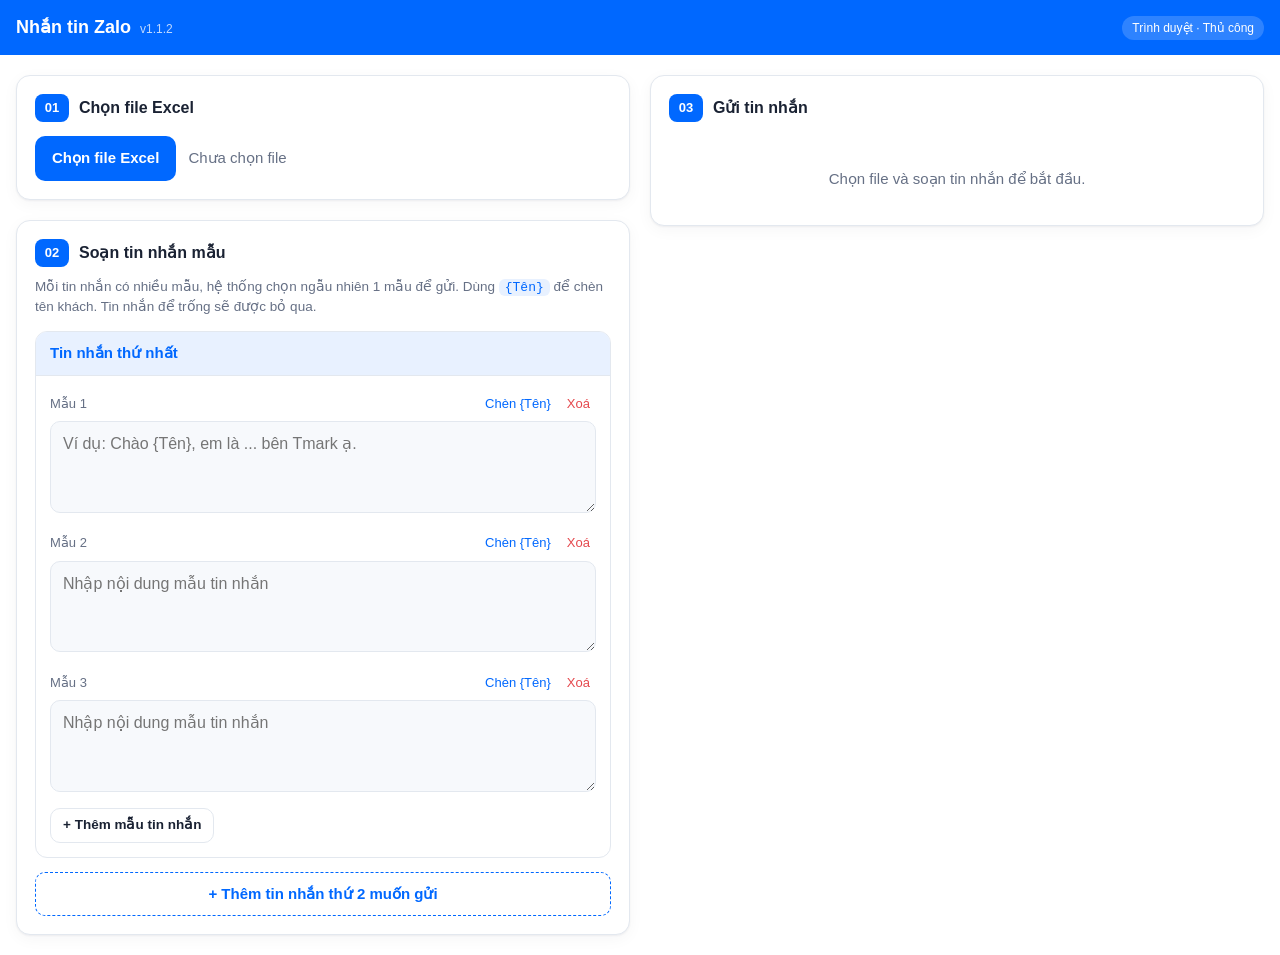
<file: extension/index.html>
<!doctype html>
<html lang="vi">
<head>
<meta charset="utf-8">
<meta name="viewport" content="width=device-width, initial-scale=1, viewport-fit=cover">
<meta name="theme-color" content="#0068ff">
<meta name="apple-mobile-web-app-capable" content="yes">
<meta name="apple-mobile-web-app-title" content="Nhắn tin Zalo">
<title>Nhắn tin Zalo</title>
<link rel="stylesheet" href="style.css">
</head>
<body>
<header class="topbar">
  <div class="topbar-inner">
    <h1>Nhắn tin Zalo <small id="versionLabel"></small></h1>
    <span class="platform" id="platformLabel"></span>
  </div>
</header>

<!-- Thông báo có phiên bản mới -->
<div class="update-bar hidden" id="updateBar">
  <div class="update-inner">
    <div class="update-text">
      <b id="updateTitle"></b>
      <span id="updateNotes"></span>
      <div class="update-error hidden" id="updateError"></div>
    </div>
    <button class="btn btn-primary btn-sm" id="btnUpdate">Cập nhật</button>
  </div>
</div>

<main class="container layout">

  <!-- Cột trái: chọn file và soạn tin -->
  <div class="col">

  <section class="card">
    <div class="card-head">
      <span class="step">01</span>
      <h2>Chọn file Excel</h2>
    </div>
    <div class="file-row">
      <button class="btn btn-primary" id="btnPickFile">Chọn file Excel</button>
      <input type="file" id="fileInput" accept=".xlsx,.xls,.xlsm,.csv" hidden>
      <span class="file-name" id="fileName">Chưa chọn file</span>
    </div>
    <div class="grid-2 hidden" id="columnPicker">
      <label class="field">
        <span>Cột số điện thoại</span>
        <select id="selPhone"></select>
      </label>
      <label class="field">
        <span>Cột dùng cho biến {Tên}</span>
        <select id="selName"></select>
      </label>
    </div>
    <div class="stats hidden" id="stats"></div>
  </section>

  <section class="card">
    <div class="card-head">
      <span class="step">02</span>
      <h2>Soạn tin nhắn mẫu</h2>
    </div>
    <p class="hint">Mỗi tin nhắn có nhiều mẫu, hệ thống chọn ngẫu nhiên 1 mẫu để gửi. Dùng <code>{Tên}</code> để chèn tên khách. Tin nhắn để trống sẽ được bỏ qua.</p>
    <div id="messageBlocks"></div>
    <button class="btn btn-add btn-block" id="btnAddBlock"></button>
  </section>

  </div>

  <!-- Cột phải: gửi tin, danh sách, nhật ký -->
  <div class="col">

  <section class="card">
    <div class="card-head">
      <span class="step">03</span>
      <h2>Gửi tin nhắn</h2>
    </div>

    <div class="field hidden" id="targetField">
      <span>Gửi qua</span>
      <div class="segmented" id="targetSeg"></div>
    </div>

    <div class="notice hidden" id="serviceNotice">
      <p>Cần bật quyền <b>Trợ năng</b> cho app để tự động bấm gửi trong Zalo.</p>
      <button class="btn btn-outline btn-sm" id="btnOpenService">Mở cài đặt Trợ năng</button>
    </div>

    <div class="grid-3" id="settingsGrid">
      <label class="field">
        <span>Nghỉ giữa các khách (giây)</span>
        <input type="number" id="delayCustomer" min="0" step="1" inputmode="numeric">
      </label>
      <label class="field">
        <span>Nghỉ giữa các tin (giây)</span>
        <input type="number" id="delayMessage" min="0" step="1" inputmode="numeric">
      </label>
      <label class="field">
        <span>Giới hạn số khách (0 = tất cả)</span>
        <input type="number" id="limit" min="0" step="1" inputmode="numeric">
      </label>
    </div>

    <div class="run-actions" id="autoActions">
      <button class="btn btn-primary" id="btnStart">Bắt đầu gửi</button>
      <button class="btn btn-outline hidden" id="btnPause">Tạm dừng</button>
      <button class="btn btn-danger hidden" id="btnStop">Dừng</button>
    </div>

    <!-- Chế độ thủ công cho iOS / trình duyệt -->
    <div class="manual hidden" id="manualPanel">
      <div class="manual-empty" id="manualEmpty">Chọn file và soạn tin nhắn để bắt đầu.</div>
      <div class="manual-card hidden" id="manualCard">
        <div class="manual-head">
          <div>
            <div class="manual-name" id="mName"></div>
            <div class="manual-phone" id="mPhone"></div>
          </div>
          <span class="manual-count" id="mCount"></span>
        </div>
        <a class="btn btn-primary btn-block" id="mOpen" target="_blank" rel="noopener">Mở chat Zalo</a>
        <div id="mMessages"></div>
        <div class="manual-actions">
          <button class="btn btn-outline" id="mReroll">Đổi mẫu khác</button>
          <button class="btn btn-outline" id="mSkip">Bỏ qua</button>
          <button class="btn btn-success" id="mDone">Đã gửi, khách tiếp</button>
        </div>
      </div>
    </div>

    <button class="btn btn-outline btn-block export-btn hidden" id="btnExport">Xuất file Excel</button>

    <div class="progress-wrap hidden" id="progressWrap">
      <div class="progress"><div class="progress-bar" id="progressBar"></div></div>
      <div class="progress-text" id="progressText"></div>
    </div>
  </section>

  <!-- Danh sách khách -->
  <section class="card hidden" id="listCard">
    <div class="card-head">
      <h2>Danh sách khách</h2>
      <div class="filter" id="filterSeg">
        <button data-f="all" class="active">Tất cả</button>
        <button data-f="pending">Chưa gửi</button>
        <button data-f="sent">Đã gửi</button>
        <button data-f="error">Lỗi</button>
      </div>
    </div>
    <div class="table-wrap">
      <table>
        <thead><tr><th>#</th><th>Số điện thoại</th><th>Tên</th><th>Trạng thái</th></tr></thead>
        <tbody id="tableBody"></tbody>
      </table>
    </div>
    <div class="table-more" id="tableMore"></div>
  </section>

  <!-- Nhật ký -->
  <section class="card hidden" id="logCard">
    <div class="card-head">
      <h2>Nhật ký</h2>
      <button class="btn btn-ghost btn-sm" id="btnClearLog">Xoá</button>
    </div>
    <div class="log" id="log"></div>
  </section>

  </div>

</main>

<div class="toast" id="toast"></div>

<script src="version.js"></script>
<script src="vendor/xlsx.full.min.js"></script>
<script src="vendor/exceljs.min.js"></script>
<script src="app.js"></script>
</body>
</html>
</file>
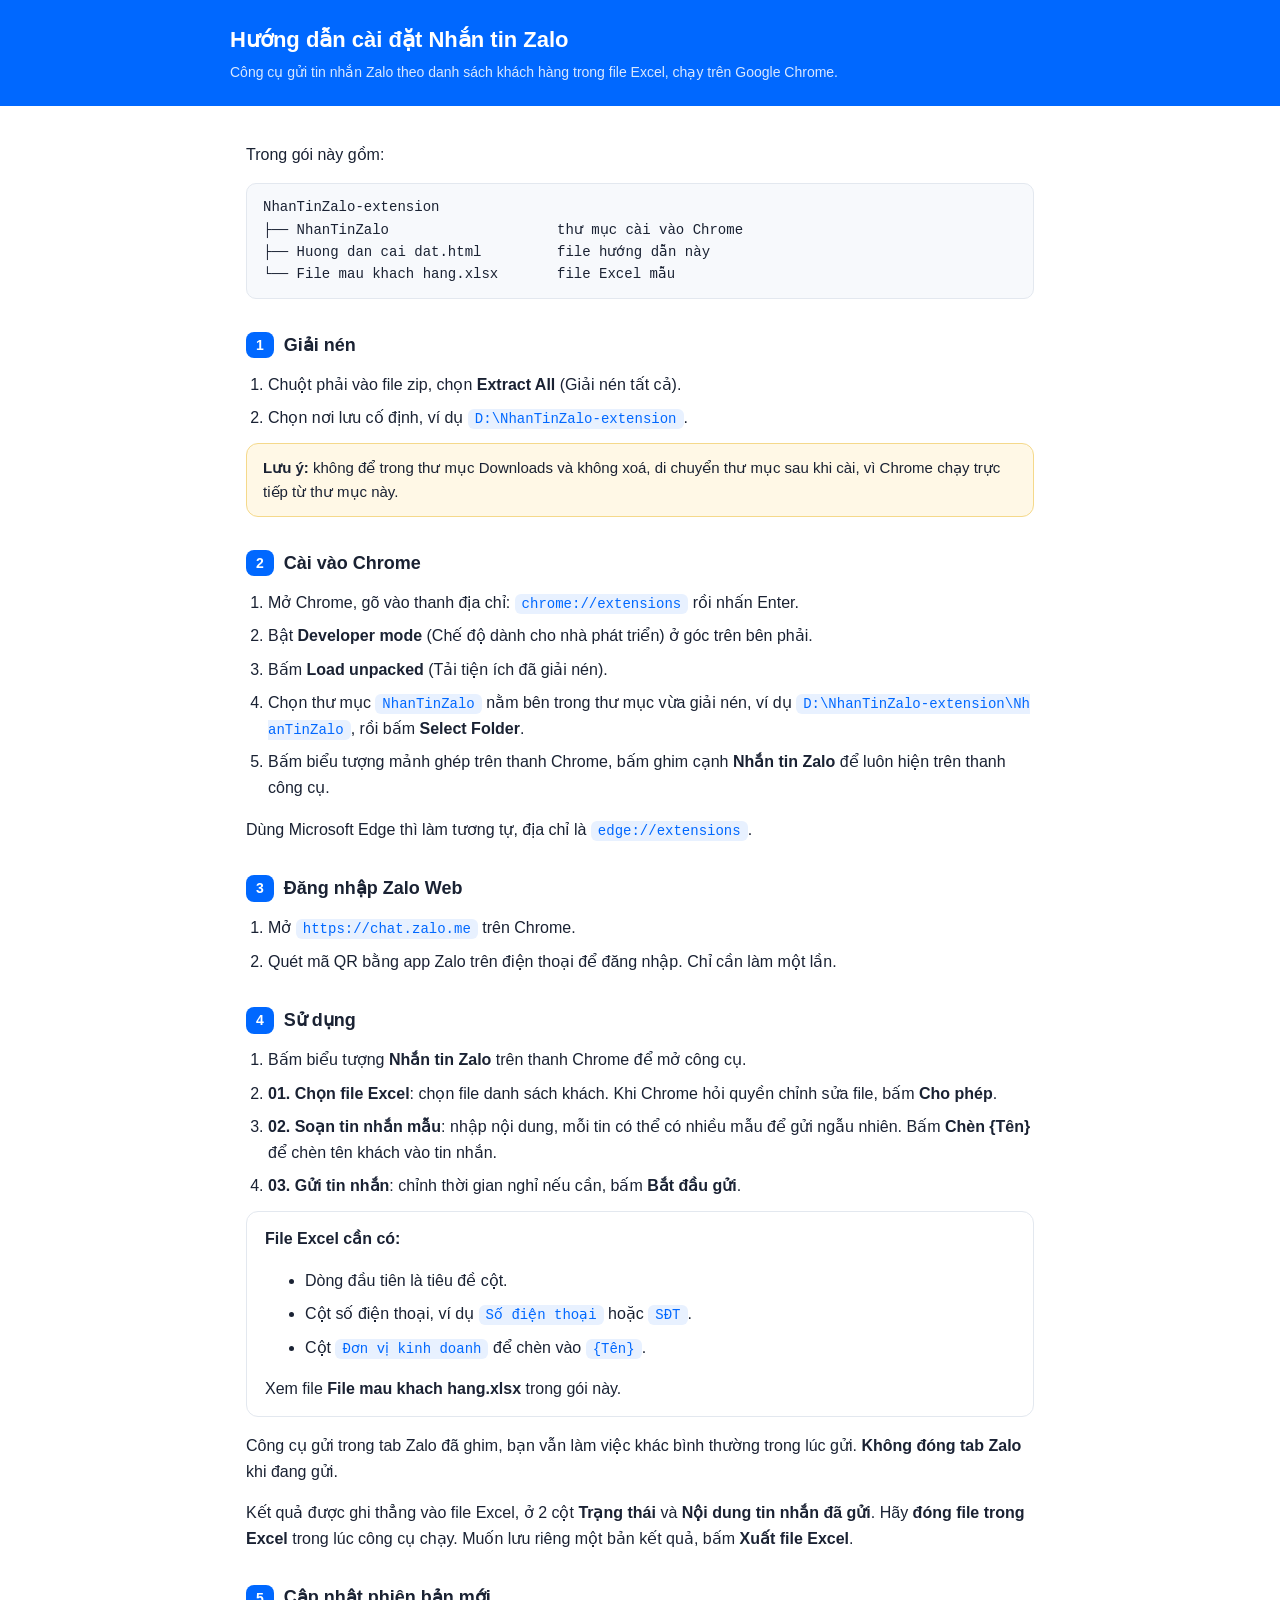
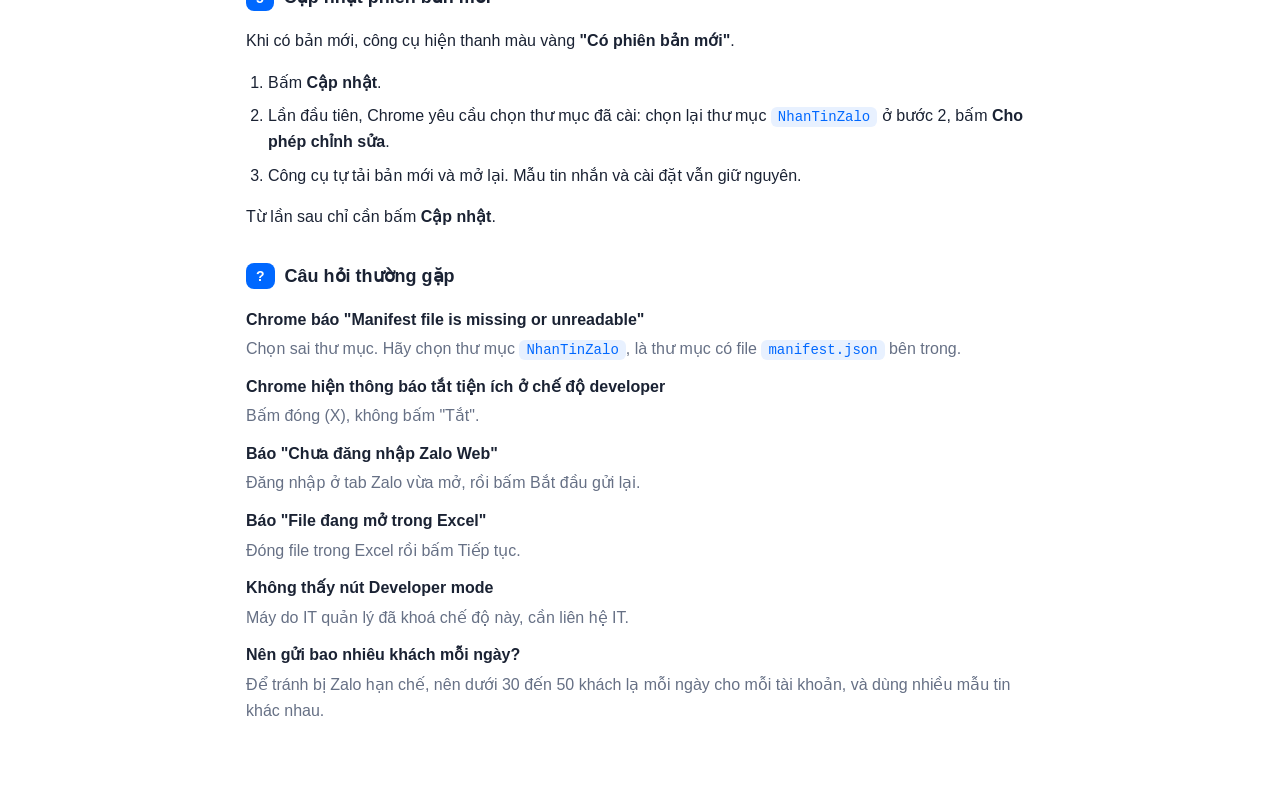
<file: docs/huong-dan-cai-dat.html>
<!doctype html>
<html lang="vi">
<head>
<meta charset="utf-8">
<meta name="viewport" content="width=device-width, initial-scale=1">
<title>Hướng dẫn cài đặt Nhắn tin Zalo</title>
<style>
  :root { --primary: #0068ff; --soft: #e8f1ff; --text: #1a2233; --muted: #667085; --border: #e3e8ef; --warn: #fff8e6; }
  * { box-sizing: border-box; }
  body { margin: 0; background: #fff; color: var(--text); font: 16px/1.6 -apple-system, "Segoe UI", Roboto, Arial, sans-serif; }
  header { background: var(--primary); color: #fff; padding: 22px 16px; }
  header h1 { margin: 0 auto; max-width: 820px; font-size: 22px; }
  header p { margin: 4px auto 0; max-width: 820px; opacity: .85; font-size: 14px; }
  main { max-width: 820px; margin: 0 auto; padding: 20px 16px 48px; }
  h2 { font-size: 18px; margin: 32px 0 12px; display: flex; align-items: center; gap: 10px; }
  h2 span { background: var(--primary); color: #fff; border-radius: 8px; padding: 2px 10px; font-size: 14px; }
  ol { padding-left: 22px; margin: 0; }
  li { margin: 8px 0; }
  code { background: var(--soft); color: var(--primary); padding: 2px 7px; border-radius: 6px; font-size: 14px; word-break: break-all; }
  .box { border: 1px solid var(--border); border-radius: 12px; padding: 14px 18px; margin: 12px 0; }
  .note { background: var(--warn); border: 1px solid #f5d98b; border-radius: 12px; padding: 12px 16px; margin: 12px 0; font-size: 15px; }
  .tree { font-family: Consolas, Menlo, monospace; font-size: 14px; background: #f7f9fc; border: 1px solid var(--border); border-radius: 10px; padding: 12px 16px; white-space: pre; overflow-x: auto; }
  dt { font-weight: 600; margin-top: 12px; }
  dd { margin: 4px 0 0; color: var(--muted); }
</style>
</head>
<body>
<header>
  <h1>Hướng dẫn cài đặt Nhắn tin Zalo</h1>
  <p>Công cụ gửi tin nhắn Zalo theo danh sách khách hàng trong file Excel, chạy trên Google Chrome.</p>
</header>
<main>

  <p>Trong gói này gồm:</p>
  <div class="tree">NhanTinZalo-extension
├── NhanTinZalo                    thư mục cài vào Chrome
├── Huong dan cai dat.html         file hướng dẫn này
└── File mau khach hang.xlsx       file Excel mẫu</div>

  <h2><span>1</span>Giải nén</h2>
  <ol>
    <li>Chuột phải vào file zip, chọn <b>Extract All</b> (Giải nén tất cả).</li>
    <li>Chọn nơi lưu cố định, ví dụ <code>D:\NhanTinZalo-extension</code>.</li>
  </ol>
  <div class="note"><b>Lưu ý:</b> không để trong thư mục Downloads và không xoá, di chuyển thư mục sau khi cài, vì Chrome chạy trực tiếp từ thư mục này.</div>

  <h2><span>2</span>Cài vào Chrome</h2>
  <ol>
    <li>Mở Chrome, gõ vào thanh địa chỉ: <code>chrome://extensions</code> rồi nhấn Enter.</li>
    <li>Bật <b>Developer mode</b> (Chế độ dành cho nhà phát triển) ở góc trên bên phải.</li>
    <li>Bấm <b>Load unpacked</b> (Tải tiện ích đã giải nén).</li>
    <li>Chọn thư mục <code>NhanTinZalo</code> nằm bên trong thư mục vừa giải nén, ví dụ <code>D:\NhanTinZalo-extension\NhanTinZalo</code>, rồi bấm <b>Select Folder</b>.</li>
    <li>Bấm biểu tượng mảnh ghép trên thanh Chrome, bấm ghim cạnh <b>Nhắn tin Zalo</b> để luôn hiện trên thanh công cụ.</li>
  </ol>
  <p>Dùng Microsoft Edge thì làm tương tự, địa chỉ là <code>edge://extensions</code>.</p>

  <h2><span>3</span>Đăng nhập Zalo Web</h2>
  <ol>
    <li>Mở <code>https://chat.zalo.me</code> trên Chrome.</li>
    <li>Quét mã QR bằng app Zalo trên điện thoại để đăng nhập. Chỉ cần làm một lần.</li>
  </ol>

  <h2><span>4</span>Sử dụng</h2>
  <ol>
    <li>Bấm biểu tượng <b>Nhắn tin Zalo</b> trên thanh Chrome để mở công cụ.</li>
    <li><b>01. Chọn file Excel</b>: chọn file danh sách khách. Khi Chrome hỏi quyền chỉnh sửa file, bấm <b>Cho phép</b>.</li>
    <li><b>02. Soạn tin nhắn mẫu</b>: nhập nội dung, mỗi tin có thể có nhiều mẫu để gửi ngẫu nhiên. Bấm <b>Chèn {Tên}</b> để chèn tên khách vào tin nhắn.</li>
    <li><b>03. Gửi tin nhắn</b>: chỉnh thời gian nghỉ nếu cần, bấm <b>Bắt đầu gửi</b>.</li>
  </ol>
  <div class="box">
    <b>File Excel cần có:</b>
    <ul>
      <li>Dòng đầu tiên là tiêu đề cột.</li>
      <li>Cột số điện thoại, ví dụ <code>Số điện thoại</code> hoặc <code>SĐT</code>.</li>
      <li>Cột <code>Đơn vị kinh doanh</code> để chèn vào <code>{Tên}</code>.</li>
    </ul>
    Xem file <b>File mau khach hang.xlsx</b> trong gói này.
  </div>
  <p>Công cụ gửi trong tab Zalo đã ghim, bạn vẫn làm việc khác bình thường trong lúc gửi. <b>Không đóng tab Zalo</b> khi đang gửi.</p>
  <p>Kết quả được ghi thẳng vào file Excel, ở 2 cột <b>Trạng thái</b> và <b>Nội dung tin nhắn đã gửi</b>. Hãy <b>đóng file trong Excel</b> trong lúc công cụ chạy. Muốn lưu riêng một bản kết quả, bấm <b>Xuất file Excel</b>.</p>

  <h2><span>5</span>Cập nhật phiên bản mới</h2>
  <p>Khi có bản mới, công cụ hiện thanh màu vàng <b>"Có phiên bản mới"</b>.</p>
  <ol>
    <li>Bấm <b>Cập nhật</b>.</li>
    <li>Lần đầu tiên, Chrome yêu cầu chọn thư mục đã cài: chọn lại thư mục <code>NhanTinZalo</code> ở bước 2, bấm <b>Cho phép chỉnh sửa</b>.</li>
    <li>Công cụ tự tải bản mới và mở lại. Mẫu tin nhắn và cài đặt vẫn giữ nguyên.</li>
  </ol>
  <p>Từ lần sau chỉ cần bấm <b>Cập nhật</b>.</p>

  <h2><span>?</span>Câu hỏi thường gặp</h2>
  <dl>
    <dt>Chrome báo "Manifest file is missing or unreadable"</dt>
    <dd>Chọn sai thư mục. Hãy chọn thư mục <code>NhanTinZalo</code>, là thư mục có file <code>manifest.json</code> bên trong.</dd>
    <dt>Chrome hiện thông báo tắt tiện ích ở chế độ developer</dt>
    <dd>Bấm đóng (X), không bấm "Tắt".</dd>
    <dt>Báo "Chưa đăng nhập Zalo Web"</dt>
    <dd>Đăng nhập ở tab Zalo vừa mở, rồi bấm Bắt đầu gửi lại.</dd>
    <dt>Báo "File đang mở trong Excel"</dt>
    <dd>Đóng file trong Excel rồi bấm Tiếp tục.</dd>
    <dt>Không thấy nút Developer mode</dt>
    <dd>Máy do IT quản lý đã khoá chế độ này, cần liên hệ IT.</dd>
    <dt>Nên gửi bao nhiêu khách mỗi ngày?</dt>
    <dd>Để tránh bị Zalo hạn chế, nên dưới 30 đến 50 khách lạ mỗi ngày cho mỗi tài khoản, và dùng nhiều mẫu tin khác nhau.</dd>
  </dl>

</main>
</body>
</html>
</file>
<file: extension/style.css>
:root {
  color-scheme: light;
  --bg: #ffffff;
  --surface: #ffffff;
  --surface-2: #f7f9fc;
  --border: #e3e8ef;
  --text: #1a2233;
  --muted: #667085;
  --primary: #0068ff;
  --primary-soft: #e8f1ff;
  --success: #12a150;
  --success-soft: #e7f7ee;
  --danger: #e5484d;
  --danger-soft: #fdecec;
  --warning-soft: #fff6e0;
  --radius: 14px;
  --shadow: 0 1px 2px rgba(16, 24, 40, .05), 0 4px 16px rgba(16, 24, 40, .04);
}

* { box-sizing: border-box; }

html { -webkit-text-size-adjust: 100%; }

body {
  margin: 0;
  background: var(--bg);
  color: var(--text);
  font: 15px/1.5 -apple-system, BlinkMacSystemFont, "Segoe UI", Roboto, "Helvetica Neue", Arial, sans-serif;
  -webkit-font-smoothing: antialiased;
  padding-bottom: env(safe-area-inset-bottom);
}

.hidden { display: none !important; }

.topbar {
  position: sticky;
  top: 0;
  z-index: 10;
  background: var(--primary);
  color: #fff;
  padding-top: env(safe-area-inset-top);
}

.topbar-inner {
  max-width: 1320px;
  margin: 0 auto;
  padding: 14px 16px;
  display: flex;
  align-items: center;
  justify-content: space-between;
  gap: 12px;
}

.topbar h1 { margin: 0; font-size: 18px; font-weight: 600; }

.topbar h1 small { font-size: 12px; font-weight: 500; opacity: .75; margin-left: 4px; }

.update-bar { background: #fff8e6; border-bottom: 1px solid #f5d98b; }

.update-inner {
  max-width: 1320px;
  margin: 0 auto;
  padding: 10px 16px;
  display: flex;
  align-items: center;
  gap: 12px;
  flex-wrap: wrap;
}

.update-text { flex: 1; min-width: 200px; font-size: 14px; }
.update-text span { color: var(--muted); margin-left: 6px; white-space: pre-line; }
.update-error { margin-top: 6px; color: var(--danger); font-weight: 500; }

.platform {
  font-size: 12px;
  padding: 3px 10px;
  border-radius: 999px;
  background: rgba(255, 255, 255, .18);
  white-space: nowrap;
}

.container {
  max-width: 1320px;
  margin: 0 auto;
  padding: 20px 16px;
}

.layout { display: grid; gap: 20px; align-items: start; }
.col { display: grid; gap: 20px; min-width: 0; }

@media (min-width: 960px) {
  .layout { grid-template-columns: minmax(0, 1fr) minmax(0, 1fr); }
}

.card {
  background: var(--surface);
  border: 1px solid var(--border);
  border-radius: var(--radius);
  box-shadow: var(--shadow);
  padding: 18px;
  min-width: 0;
}

.card-head {
  display: flex;
  align-items: center;
  gap: 10px;
  margin-bottom: 14px;
  flex-wrap: wrap;
}

.card-head h2 { margin: 0; font-size: 16px; font-weight: 600; flex: 1; }

.step {
  min-width: 34px;
  height: 28px;
  padding: 0 8px;
  border-radius: 8px;
  background: var(--primary);
  color: #fff;
  display: inline-grid;
  place-items: center;
  font-size: 13px;
  font-weight: 700;
  flex: none;
}

.hint { margin: -4px 0 14px; color: var(--muted); font-size: 13.5px; }

code {
  background: var(--primary-soft);
  color: var(--primary);
  padding: 1px 6px;
  border-radius: 6px;
  font-size: 13px;
}

.btn {
  appearance: none;
  border: 1px solid transparent;
  border-radius: 10px;
  padding: 10px 16px;
  font: inherit;
  font-weight: 600;
  cursor: pointer;
  display: inline-flex;
  align-items: center;
  justify-content: center;
  gap: 6px;
  text-decoration: none;
  min-height: 42px;
  transition: background .15s, border-color .15s, opacity .15s;
  -webkit-tap-highlight-color: transparent;
}

.btn:disabled { opacity: .5; cursor: not-allowed; }
.btn-primary { background: var(--primary); color: #fff; }
.btn-primary:hover:not(:disabled) { filter: brightness(1.06); }
.btn-success { background: var(--success); color: #fff; }
.btn-danger { background: var(--danger); color: #fff; }
.btn-outline { background: var(--surface); border-color: var(--border); color: var(--text); }
.btn-outline:hover:not(:disabled) { border-color: var(--primary); color: var(--primary); }
.btn-ghost { background: transparent; color: var(--muted); }
.btn-ghost:hover { color: var(--danger); }
.btn-sm { padding: 6px 12px; min-height: 34px; font-size: 13.5px; }
.btn-block { width: 100%; }

.file-row { display: flex; align-items: center; gap: 12px; flex-wrap: wrap; }
.file-name { color: var(--muted); word-break: break-all; }

.grid-2, .grid-3 { display: grid; gap: 12px; margin-top: 14px; }
.grid-2 { grid-template-columns: 1fr 1fr; }
.grid-3 { grid-template-columns: repeat(3, 1fr); }

.field { display: grid; gap: 6px; font-size: 13.5px; color: var(--muted); min-width: 0; }
.field > span { font-weight: 500; }

select, input[type=number], textarea {
  width: 100%;
  font: inherit;
  font-size: 16px;
  color: var(--text);
  background: var(--surface-2);
  border: 1px solid var(--border);
  border-radius: 10px;
  padding: 10px 12px;
  outline: none;
  transition: border-color .15s, box-shadow .15s;
}

select:focus, input:focus, textarea:focus {
  border-color: var(--primary);
  box-shadow: 0 0 0 3px var(--primary-soft);
}

textarea { resize: vertical; min-height: 84px; line-height: 1.45; }

.stats { display: flex; gap: 8px; flex-wrap: wrap; margin-top: 14px; }

.chip {
  font-size: 13px;
  padding: 4px 10px;
  border-radius: 999px;
  background: var(--surface-2);
  border: 1px solid var(--border);
  color: var(--muted);
}

.chip b { color: var(--text); }

.msg-block {
  border: 1px solid var(--border);
  border-radius: 12px;
  margin-bottom: 14px;
  background: var(--surface);
  overflow: hidden;
}

.msg-block-head {
  display: flex;
  align-items: center;
  justify-content: space-between;
  gap: 8px;
  padding: 10px 14px;
  background: var(--primary-soft);
  border-bottom: 1px solid var(--border);
}

.msg-block-head h3 { margin: 0; font-size: 15px; font-weight: 600; color: var(--primary); }
.msg-block-body { padding: 14px; }

.btn-add {
  background: var(--surface);
  border: 1.5px dashed var(--primary);
  color: var(--primary);
}

.btn-add:hover { background: var(--primary-soft); }

.tpl { margin-bottom: 10px; }

.tpl-head {
  display: flex;
  align-items: center;
  justify-content: space-between;
  font-size: 13px;
  color: var(--muted);
  margin-bottom: 4px;
  gap: 8px;
}

.tpl-tools { display: flex; gap: 4px; }

.link-btn {
  background: none;
  border: 0;
  padding: 4px 6px;
  font: inherit;
  font-size: 13px;
  color: var(--primary);
  cursor: pointer;
  border-radius: 6px;
}

.link-btn.danger { color: var(--danger); }
.link-btn:hover { background: var(--primary-soft); }
.link-btn.danger:hover { background: var(--danger-soft); }

.segmented {
  display: inline-flex;
  background: var(--surface-2);
  border: 1px solid var(--border);
  border-radius: 10px;
  padding: 3px;
  gap: 3px;
}

.segmented button {
  border: 0;
  background: transparent;
  color: var(--muted);
  font: inherit;
  font-weight: 600;
  padding: 8px 16px;
  border-radius: 8px;
  cursor: pointer;
}

.segmented button.active { background: var(--surface); color: var(--primary); box-shadow: var(--shadow); }

.notice {
  background: var(--warning-soft);
  border-radius: 10px;
  padding: 12px 14px;
  margin-top: 4px;
  font-size: 14px;
}

.notice p { margin: 0 0 8px; }

.run-actions { display: flex; gap: 10px; margin-top: 16px; flex-wrap: wrap; }
.run-actions .btn { flex: 1; min-width: 120px; }

.progress-wrap { margin-top: 16px; }
.export-btn { margin-top: 12px; }

.progress {
  height: 8px;
  background: var(--surface-2);
  border: 1px solid var(--border);
  border-radius: 999px;
  overflow: hidden;
}

.progress-bar { height: 100%; width: 0; background: var(--primary); transition: width .3s; }
.progress-text { margin-top: 6px; font-size: 13px; color: var(--muted); }

.filter { display: flex; gap: 4px; flex-wrap: wrap; }

.filter button {
  border: 1px solid var(--border);
  background: var(--surface);
  color: var(--muted);
  font: inherit;
  font-size: 13px;
  padding: 4px 10px;
  border-radius: 999px;
  cursor: pointer;
}

.filter button.active { border-color: var(--primary); color: var(--primary); background: var(--primary-soft); }

.table-wrap {
  overflow: auto;
  max-height: 420px;
  border: 1px solid var(--border);
  border-radius: 10px;
  -webkit-overflow-scrolling: touch;
}

table { width: 100%; border-collapse: collapse; font-size: 14px; }

th, td { padding: 9px 12px; text-align: left; border-bottom: 1px solid var(--border); white-space: nowrap; }

th {
  position: sticky;
  top: 0;
  background: var(--surface-2);
  font-weight: 600;
  font-size: 13px;
  color: var(--muted);
}

td.name { white-space: normal; min-width: 140px; }
tr:last-child td { border-bottom: 0; }
tr.current td { background: var(--primary-soft); }

.badge {
  display: inline-block;
  font-size: 12.5px;
  padding: 2px 9px;
  border-radius: 999px;
  background: var(--surface-2);
  color: var(--muted);
  border: 1px solid var(--border);
  max-width: 260px;
  overflow: hidden;
  text-overflow: ellipsis;
  vertical-align: middle;
}

.badge.sent { background: var(--success-soft); color: var(--success); border-color: transparent; }
.badge.error { background: var(--danger-soft); color: var(--danger); border-color: transparent; }

.table-more { font-size: 13px; color: var(--muted); margin-top: 8px; }

.log {
  max-height: 260px;
  overflow: auto;
  font: 13px/1.6 ui-monospace, SFMono-Regular, Menlo, Consolas, monospace;
  background: var(--surface-2);
  border: 1px solid var(--border);
  border-radius: 10px;
  padding: 10px 12px;
}

.log div { white-space: pre-wrap; word-break: break-word; }
.log .ok { color: var(--success); }
.log .err { color: var(--danger); }
.log time { color: var(--muted); margin-right: 6px; }

.manual { margin-top: 16px; display: grid; gap: 12px; }
.manual-empty { color: var(--muted); text-align: center; padding: 16px; }

.manual-card {
  border: 1px solid var(--border);
  border-radius: 12px;
  padding: 14px;
  display: grid;
  gap: 12px;
  background: var(--surface-2);
}

.manual-head { display: flex; justify-content: space-between; align-items: flex-start; gap: 10px; }
.manual-name { font-weight: 600; font-size: 16px; }
.manual-phone { color: var(--muted); font-size: 14px; }
.manual-count { font-size: 13px; color: var(--muted); white-space: nowrap; }

.manual-msg {
  border: 1px solid var(--border);
  background: var(--surface);
  border-radius: 10px;
  padding: 10px 12px;
  margin-bottom: 8px;
}

.manual-msg-head {
  display: flex;
  justify-content: space-between;
  align-items: center;
  font-size: 13px;
  color: var(--muted);
  margin-bottom: 4px;
}

.manual-msg p { margin: 0; white-space: pre-wrap; word-break: break-word; }

.manual-actions { display: grid; grid-template-columns: 1fr 1fr; gap: 8px; }
.manual-actions .btn-success { grid-column: 1 / -1; }

.toast {
  position: fixed;
  left: 50%;
  bottom: calc(24px + env(safe-area-inset-bottom));
  transform: translate(-50%, 20px);
  background: #1a2233;
  color: #fff;
  padding: 10px 16px;
  border-radius: 10px;
  font-size: 14px;
  opacity: 0;
  pointer-events: none;
  transition: opacity .2s, transform .2s;
  max-width: calc(100% - 32px);
  text-align: center;
  z-index: 50;
}

.toast.show { opacity: 1; transform: translate(-50%, 0); }

@media (max-width: 640px) {
  .container { padding: 12px; }
  .layout, .col { gap: 12px; }
  .card { padding: 14px; }
  .grid-2, .grid-3 { grid-template-columns: 1fr; }
  .grid-3 { grid-template-columns: 1fr 1fr; }
  .grid-3 .field:last-child { grid-column: 1 / -1; }
  .file-row .btn { width: 100%; }
  th, td { padding: 8px 10px; }
}
</file>
